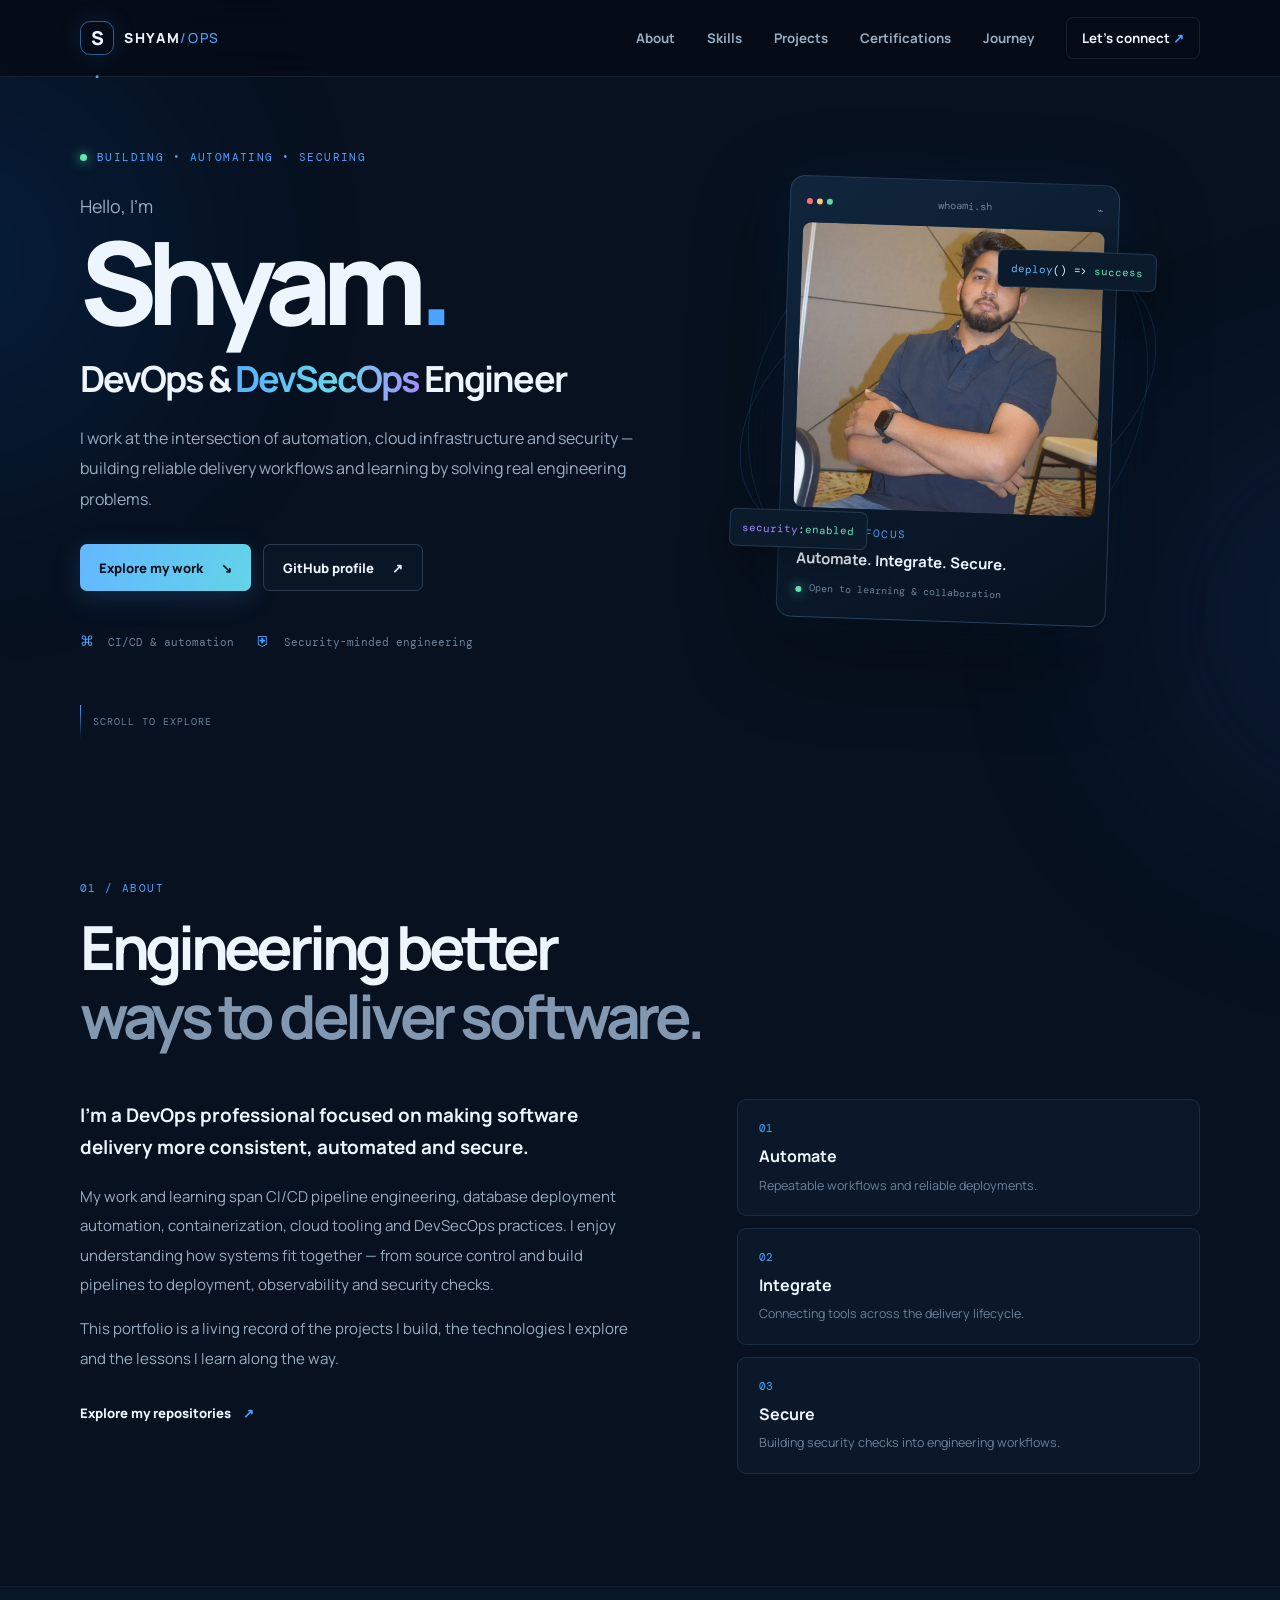
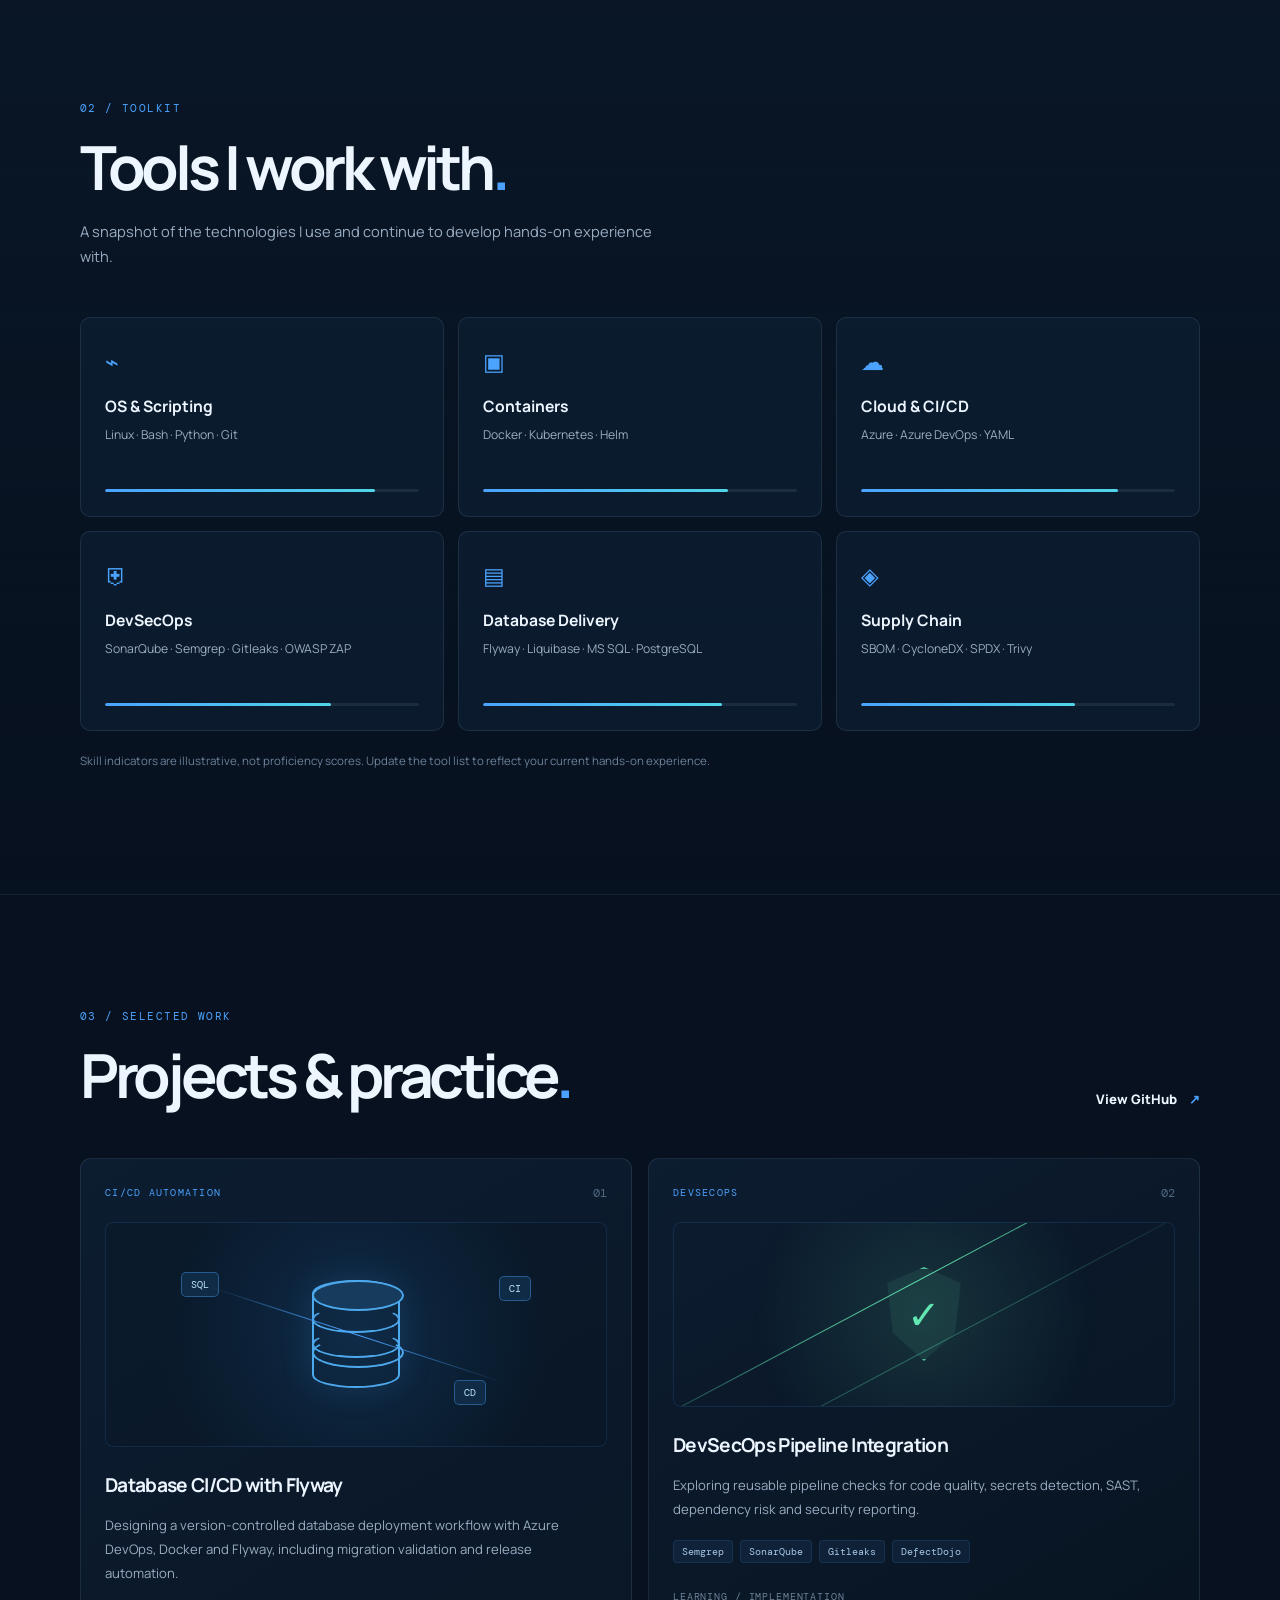
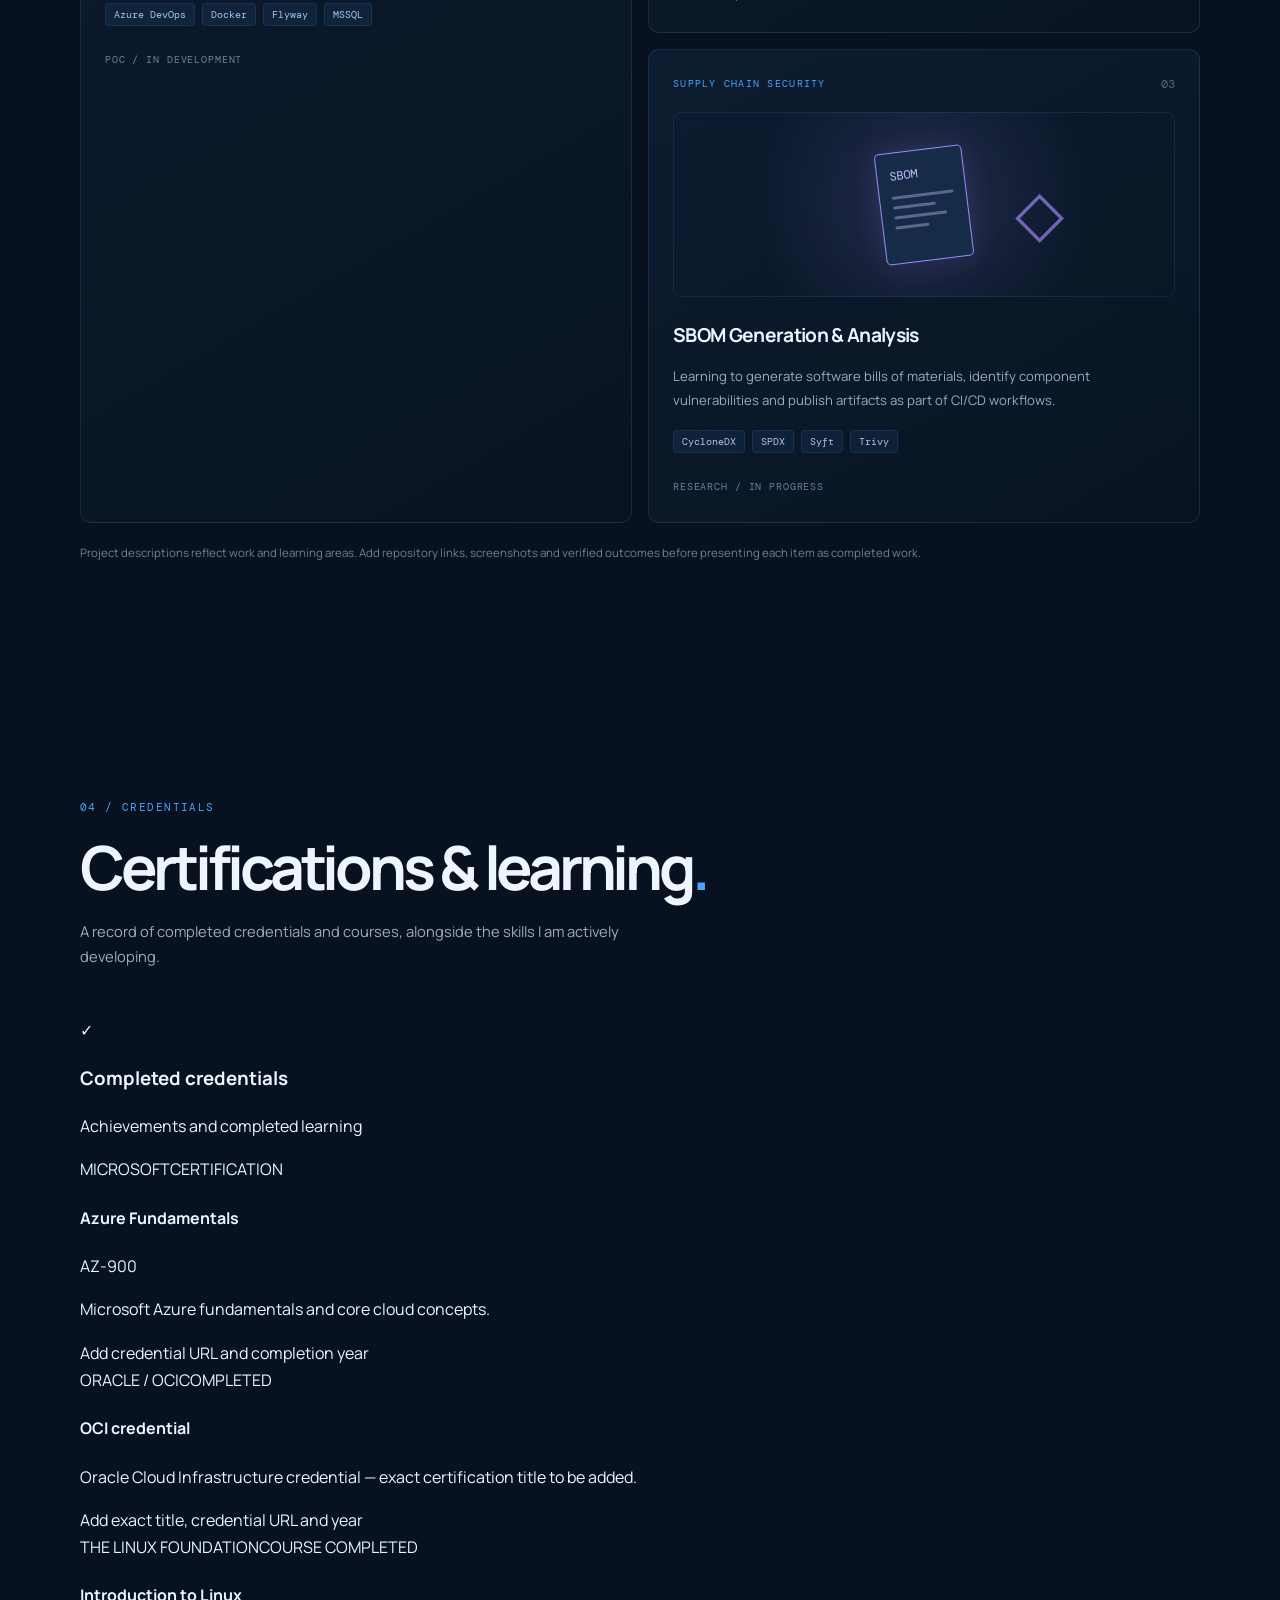
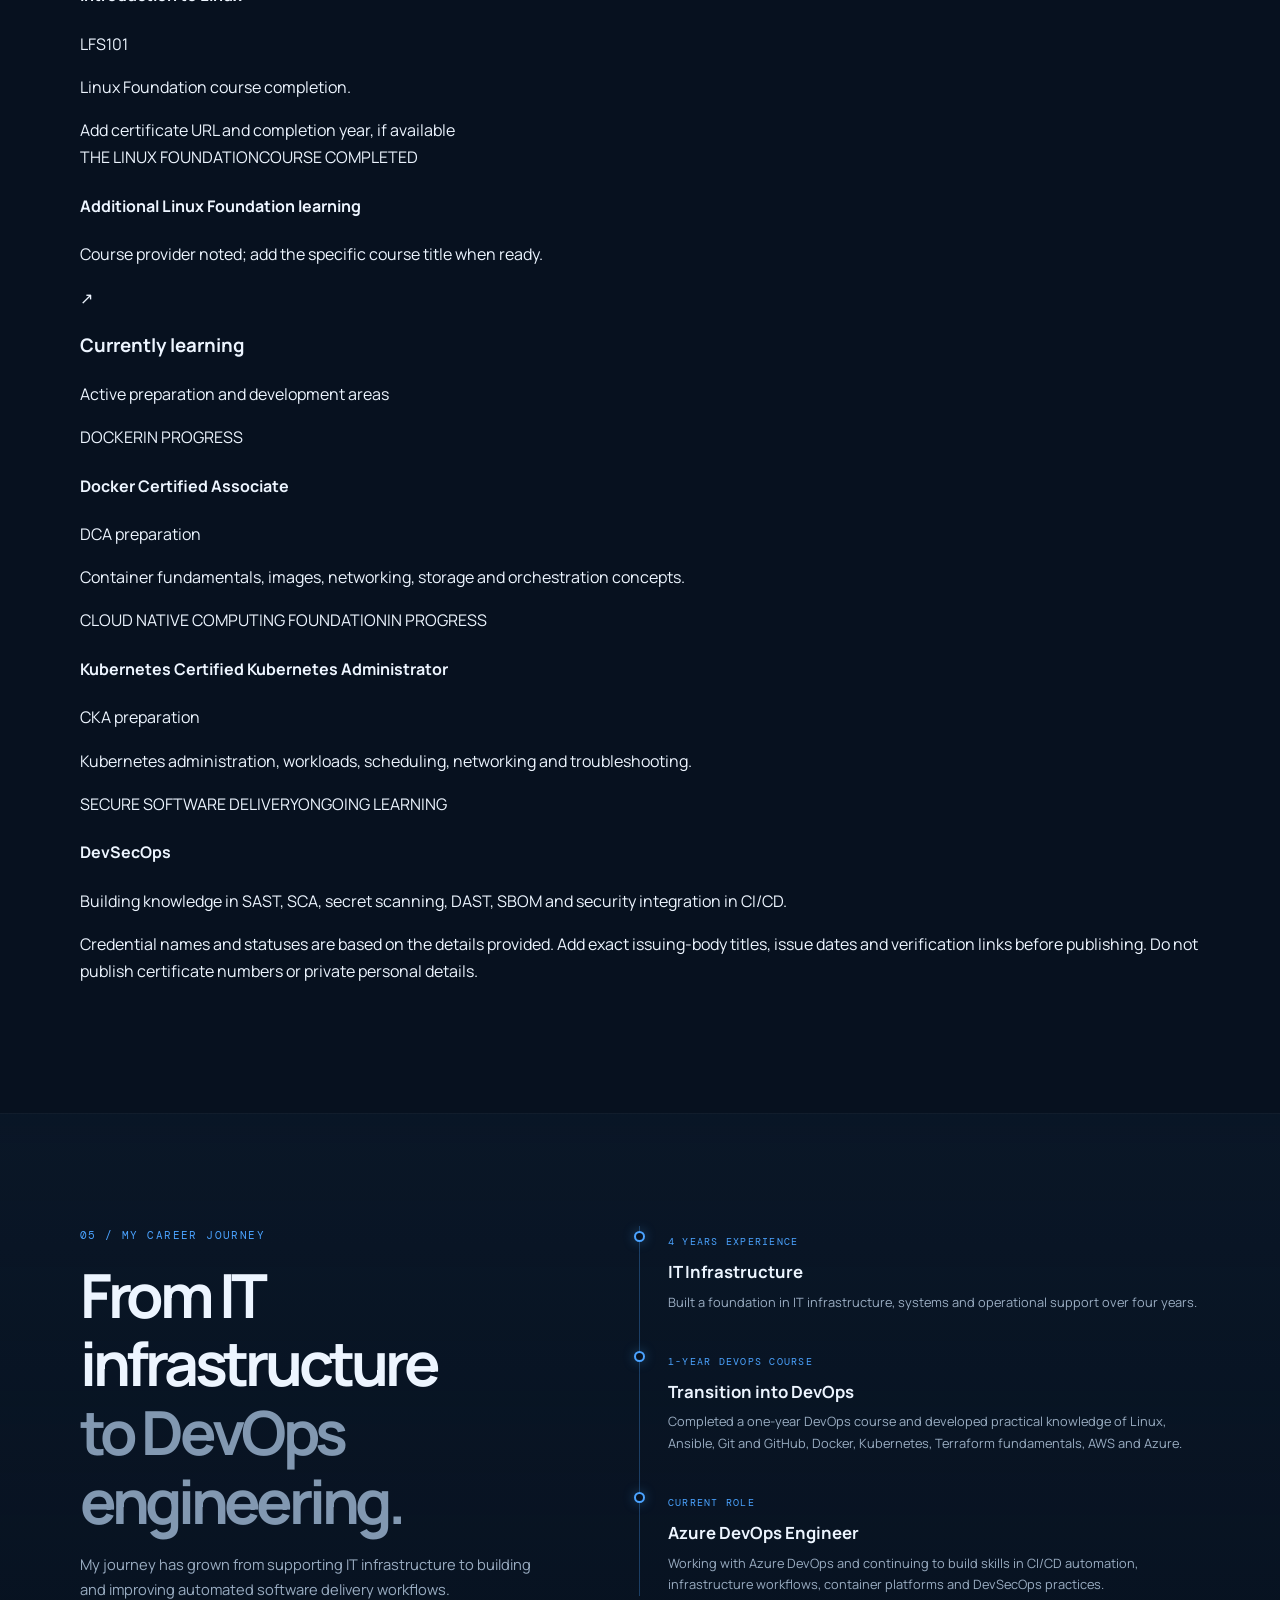
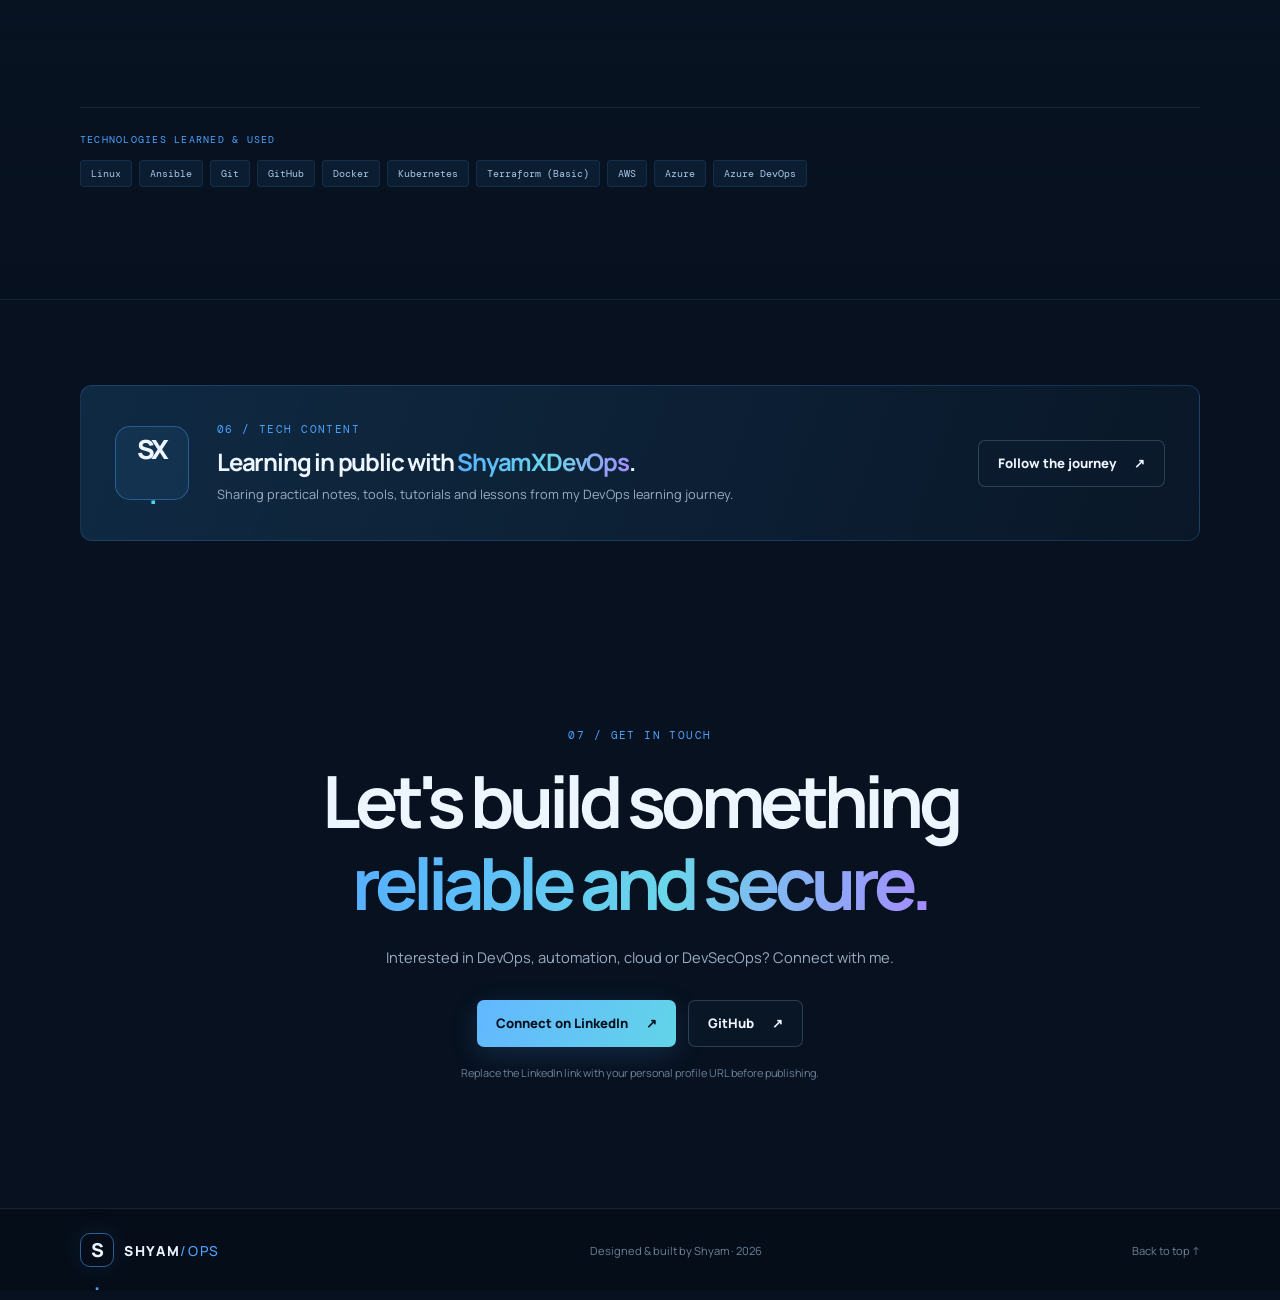
<file: index.html>
<!DOCTYPE html>
<html lang="en">
<head>
  <meta charset="UTF-8">
  <meta name="viewport" content="width=device-width, initial-scale=1.0">

  <!-- Primary SEO -->
  <title>Shyam Sundar | Azure DevOps &amp; DevSecOps Engineer</title>
  <meta name="description"
    content="Shyam Sundar is an Azure DevOps Engineer at Esyasoft, specializing in CI/CD automation, Azure, Docker, Kubernetes, Linux, cloud infrastructure and DevSecOps. Explore projects and engineering experience.">
  <meta name="author" content="Shyam Sundar">
  <meta name="robots" content="index, follow">
  <meta name="theme-color" content="#07111f">
  <link rel="canonical" href="https://shyamxdevops.github.io/">

  <!-- Open Graph: LinkedIn, WhatsApp and other social previews -->
  <meta property="og:type" content="website">
  <meta property="og:title" content="Shyam Sundar | Azure DevOps &amp; DevSecOps Engineer">
  <meta property="og:description"
    content="Explore Shyam Sundar's DevOps portfolio, engineering projects, cloud technologies and DevSecOps journey.">
  <meta property="og:url" content="https://shyamxdevops.github.io/">
  <meta property="og:image" content="https://shyamxdevops.github.io/assets/images/profile.jpg">
  <meta property="og:image:alt" content="Shyam Sundar - Azure DevOps Engineer">
  <meta property="og:site_name" content="ShyamXDevOps">

  <!-- Twitter / X preview -->
  <meta name="twitter:card" content="summary_large_image">
  <meta name="twitter:title" content="Shyam Sundar | Azure DevOps Engineer">
  <meta name="twitter:description"
    content="DevOps, cloud automation, CI/CD and DevSecOps engineering portfolio.">
  <meta name="twitter:image" content="https://shyamxdevops.github.io/assets/images/profile.jpg">

  <!-- Person structured data -->
  <script type="application/ld+json">
  {
    "@context": "https://schema.org",
    "@type": "Person",
    "name": "Shyam Sundar",
    "url": "https://shyamxdevops.github.io/",
    "jobTitle": "Azure DevOps Engineer",
    "image": "https://shyamxdevops.github.io/assets/images/profile.jpg",
    "sameAs": [
      "https://www.linkedin.com/in/shyam-sundar-206899191/",
      "https://github.com/ShyamXDevOps",
      "https://www.instagram.com/ShyamXDevOps/"
    ],
    "knowsAbout": [
      "Azure DevOps",
      "DevOps",
      "DevSecOps",
      "CI/CD",
      "Linux",
      "Ansible",
      "Docker",
      "Kubernetes",
      "Terraform",
      "AWS",
      "Microsoft Azure",
      "Infrastructure Automation"
    ]
  }
  </script>

  <!-- Fonts and website assets -->
  <link rel="preconnect" href="https://fonts.googleapis.com">
  <link rel="preconnect" href="https://fonts.gstatic.com" crossorigin>
  <link href="https://fonts.googleapis.com/css2?family=DM+Mono:wght@400;500&amp;family=Manrope:wght@400;500;600;700;800&amp;display=swap" rel="stylesheet">
  <link rel="stylesheet" href="style.css">
  <script src="script.js" defer></script>
</head>
<body>
  <div class="ambient ambient-one" aria-hidden="true"></div>
  <div class="ambient ambient-two" aria-hidden="true"></div>

  <header class="site-header">
    <nav class="nav container" aria-label="Main navigation">
      <a class="brand" href="#home" aria-label="Shyam home"><span class="brand-mark">S<span>.</span></span><span>SHYAM<span class="brand-muted">/OPS</span></span></a>
      <button class="menu-toggle" id="menuToggle" aria-label="Open navigation menu" aria-expanded="false" aria-controls="navLinks">
        <span></span><span></span><span></span>
      </button>
      <div class="nav-links" id="navLinks">
        <a href="#about">About</a>
        <a href="#skills">Skills</a>
        <a href="#projects">Projects</a>
        <a href="#certifications">Certifications</a>
        <a href="#journey">Journey</a>
        <a href="#contact" class="nav-cta">Let's connect <span aria-hidden="true">↗</span></a>
      </div>
    </nav>
  </header>

  <main>
    <section class="hero container" id="home">
      <div class="hero-copy">
        <div class="eyebrow"><span class="status-dot"></span> BUILDING • AUTOMATING • SECURING</div>
        <p class="intro-line">Hello, I'm</p>
        <h1>Shyam<span class="accent">.</span></h1>
        <h2>DevOps &amp; <span class="gradient-text">DevSecOps</span> Engineer</h2>
        <p class="hero-description">
          I work at the intersection of automation, cloud infrastructure and security —
          building reliable delivery workflows and learning by solving real engineering problems.
        </p>
        <div class="hero-actions">
          <a class="button button-primary" href="#projects">Explore my work <span aria-hidden="true">↘</span></a>
          <a class="button button-secondary" href="https://github.com/ShyamXDevOps" target="_blank" rel="noopener noreferrer">GitHub profile <span aria-hidden="true">↗</span></a>
        </div>
        <div class="hero-meta">
          <span><span class="meta-icon">⌘</span> CI/CD &amp; automation</span>
          <span><span class="meta-icon">⛨</span> Security-minded engineering</span>
        </div>
      </div>

      <div class="hero-visual">
        <div class="orbit orbit-one"></div>
        <div class="orbit orbit-two"></div>
        <div class="profile-card">
          <div class="profile-top"><span class="window-dots"><i></i><i></i><i></i></span><span>whoami.sh</span><span class="card-lock">⌁</span></div>
          <div class="profile-image-wrap">
            <!-- Save your own photo as assets/images/profile.jpg for it to appear here. -->
            <img class="profile-image" src="assets/images/profile.jpg" alt="Portrait of Shyam" onerror="this.style.display='none'; this.nextElementSibling.style.display='grid';">
            <div class="profile-fallback" aria-label="Profile photo placeholder">S<span>.</span></div>
          </div>
          <div class="profile-caption">
            <span class="terminal-label">CURRENT FOCUS</span>
            <strong>Automate. Integrate. Secure.</strong>
            <span class="terminal-status"><i></i> Open to learning &amp; collaboration</span>
          </div>
          <div class="code-float code-float-top"><span class="code-blue">deploy</span><span>() =&gt; </span><span class="code-green">success</span></div>
          <div class="code-float code-float-bottom"><span class="code-purple">security</span><span>:</span><span class="code-green">enabled</span></div>
        </div>
      </div>
      <a class="scroll-cue" href="#about"><span></span> SCROLL TO EXPLORE</a>
    </section>

    <section class="section container" id="about">
      <div class="section-heading">
        <p class="section-kicker">01 / ABOUT</p>
        <h2>Engineering better<br><span class="muted-heading">ways to deliver software.</span></h2>
      </div>
      <div class="about-grid">
        <div class="about-copy">
          <p class="lead">I'm a DevOps professional focused on making software delivery more consistent, automated and secure.</p>
          <p>My work and learning span CI/CD pipeline engineering, database deployment automation, containerization, cloud tooling and DevSecOps practices. I enjoy understanding how systems fit together — from source control and build pipelines to deployment, observability and security checks.</p>
          <p>This portfolio is a living record of the projects I build, the technologies I explore and the lessons I learn along the way.</p>
          <a class="text-link" href="https://github.com/ShyamXDevOps" target="_blank" rel="noopener noreferrer">Explore my repositories <span>↗</span></a>
        </div>
        <div class="about-stats">
          <div class="stat-card"><span class="stat-symbol">01</span><strong>Automate</strong><p>Repeatable workflows and reliable deployments.</p></div>
          <div class="stat-card"><span class="stat-symbol">02</span><strong>Integrate</strong><p>Connecting tools across the delivery lifecycle.</p></div>
          <div class="stat-card"><span class="stat-symbol">03</span><strong>Secure</strong><p>Building security checks into engineering workflows.</p></div>
        </div>
      </div>
    </section>

    <section class="section section-panel" id="skills">
      <div class="container">
        <div class="section-heading">
          <p class="section-kicker">02 / TOOLKIT</p>
          <h2>Tools I work with<span class="accent">.</span></h2>
          <p class="section-subtitle">A snapshot of the technologies I use and continue to develop hands-on experience with.</p>
        </div>
        <div class="skills-grid">
          <article class="skill-card"><div class="skill-icon">⌁</div><h3>OS &amp; Scripting</h3><p>Linux · Bash · Python · Git</p><span class="skill-line"><i style="width:86%"></i></span></article>
          <article class="skill-card"><div class="skill-icon">▣</div><h3>Containers</h3><p>Docker · Kubernetes · Helm</p><span class="skill-line"><i style="width:78%"></i></span></article>
          <article class="skill-card"><div class="skill-icon">☁</div><h3>Cloud &amp; CI/CD</h3><p>Azure · Azure DevOps · YAML</p><span class="skill-line"><i style="width:82%"></i></span></article>
          <article class="skill-card"><div class="skill-icon">⛨</div><h3>DevSecOps</h3><p>SonarQube · Semgrep · Gitleaks · OWASP ZAP</p><span class="skill-line"><i style="width:72%"></i></span></article>
          <article class="skill-card"><div class="skill-icon">▤</div><h3>Database Delivery</h3><p>Flyway · Liquibase · MS SQL · PostgreSQL</p><span class="skill-line"><i style="width:76%"></i></span></article>
          <article class="skill-card"><div class="skill-icon">◈</div><h3>Supply Chain</h3><p>SBOM · CycloneDX · SPDX · Trivy</p><span class="skill-line"><i style="width:68%"></i></span></article>
        </div>
        <p class="skills-note">Skill indicators are illustrative, not proficiency scores. Update the tool list to reflect your current hands-on experience.</p>
      </div>
    </section>

    <section class="section container" id="projects">
      <div class="section-heading section-heading-row">
        <div><p class="section-kicker">03 / SELECTED WORK</p><h2>Projects &amp; practice<span class="accent">.</span></h2></div>
        <a class="text-link" href="https://github.com/ShyamXDevOps" target="_blank" rel="noopener noreferrer">View GitHub <span>↗</span></a>
      </div>
      <div class="projects-grid">
        <article class="project-card project-featured">
          <div class="project-topline"><span class="project-type">CI/CD AUTOMATION</span><span class="project-number">01</span></div>
          <div class="project-art database-art" aria-hidden="true"><div class="db-cylinder"><i></i><i></i><i></i></div><span class="art-node node-a">SQL</span><span class="art-node node-b">CI</span><span class="art-node node-c">CD</span><div class="art-line"></div></div>
          <h3>Database CI/CD with Flyway</h3>
          <p>Designing a version-controlled database deployment workflow with Azure DevOps, Docker and Flyway, including migration validation and release automation.</p>
          <div class="tag-list"><span>Azure DevOps</span><span>Docker</span><span>Flyway</span><span>MSSQL</span></div>
          <span class="project-status">POC / IN DEVELOPMENT</span>
        </article>
        <article class="project-card">
          <div class="project-topline"><span class="project-type">DEVSECOPS</span><span class="project-number">02</span></div>
          <div class="project-art security-art" aria-hidden="true"><div class="shield">✓</div><span class="scan scan-one"></span><span class="scan scan-two"></span></div>
          <h3>DevSecOps Pipeline Integration</h3>
          <p>Exploring reusable pipeline checks for code quality, secrets detection, SAST, dependency risk and security reporting.</p>
          <div class="tag-list"><span>Semgrep</span><span>SonarQube</span><span>Gitleaks</span><span>DefectDojo</span></div>
          <span class="project-status">LEARNING / IMPLEMENTATION</span>
        </article>
        <article class="project-card">
          <div class="project-topline"><span class="project-type">SUPPLY CHAIN SECURITY</span><span class="project-number">03</span></div>
          <div class="project-art sbom-art" aria-hidden="true"><div class="sbom-sheet"><b>SBOM</b><i></i><i></i><i></i><i></i></div><span class="sbom-orbit">◇</span></div>
          <h3>SBOM Generation &amp; Analysis</h3>
          <p>Learning to generate software bills of materials, identify component vulnerabilities and publish artifacts as part of CI/CD workflows.</p>
          <div class="tag-list"><span>CycloneDX</span><span>SPDX</span><span>Syft</span><span>Trivy</span></div>
          <span class="project-status">RESEARCH / IN PROGRESS</span>
        </article>
      </div>
      <p class="project-disclaimer">Project descriptions reflect work and learning areas. Add repository links, screenshots and verified outcomes before presenting each item as completed work.</p>
    </section>


    <section class="section container" id="certifications">
      <div class="section-heading">
        <p class="section-kicker">04 / CREDENTIALS</p>
        <h2>Certifications &amp; learning<span class="accent">.</span></h2>
        <p class="section-subtitle">A record of completed credentials and courses, alongside the skills I am actively developing.</p>
      </div>
      <div class="credential-columns">
        <div class="credential-group">
          <div class="credential-group-heading">
            <span class="credential-icon">✓</span>
            <div><h3>Completed credentials</h3><p>Achievements and completed learning</p></div>
          </div>
          <article class="credential-card">
            <div class="credential-card-top"><span class="credential-provider">MICROSOFT</span><span class="credential-status completed">CERTIFICATION</span></div>
            <h4>Azure Fundamentals</h4>
            <p class="credential-code">AZ-900</p>
            <p>Microsoft Azure fundamentals and core cloud concepts.</p>
            <span class="credential-footnote">Add credential URL and completion year</span>
          </article>
          <article class="credential-card">
            <div class="credential-card-top"><span class="credential-provider">ORACLE / OCI</span><span class="credential-status completed">COMPLETED</span></div>
            <h4>OCI credential</h4>
            <p>Oracle Cloud Infrastructure credential — exact certification title to be added.</p>
            <span class="credential-footnote">Add exact title, credential URL and year</span>
          </article>
          <article class="credential-card">
            <div class="credential-card-top"><span class="credential-provider">THE LINUX FOUNDATION</span><span class="credential-status course">COURSE COMPLETED</span></div>
            <h4>Introduction to Linux</h4>
            <p class="credential-code">LFS101</p>
            <p>Linux Foundation course completion.</p>
            <span class="credential-footnote">Add certificate URL and completion year, if available</span>
          </article>
          <article class="credential-card compact-credential">
            <div class="credential-card-top"><span class="credential-provider">THE LINUX FOUNDATION</span><span class="credential-status course">COURSE COMPLETED</span></div>
            <h4>Additional Linux Foundation learning</h4>
            <p>Course provider noted; add the specific course title when ready.</p>
          </article>
        </div>
        <div class="credential-group in-progress-group">
          <div class="credential-group-heading">
            <span class="credential-icon learning-icon">↗</span>
            <div><h3>Currently learning</h3><p>Active preparation and development areas</p></div>
          </div>
          <article class="credential-card learning-card">
            <div class="credential-card-top"><span class="credential-provider">DOCKER</span><span class="credential-status progress">IN PROGRESS</span></div>
            <h4>Docker Certified Associate</h4>
            <p class="credential-code">DCA preparation</p>
            <p>Container fundamentals, images, networking, storage and orchestration concepts.</p>
          </article>
          <article class="credential-card learning-card">
            <div class="credential-card-top"><span class="credential-provider">CLOUD NATIVE COMPUTING FOUNDATION</span><span class="credential-status progress">IN PROGRESS</span></div>
            <h4>Kubernetes Certified Kubernetes Administrator</h4>
            <p class="credential-code">CKA preparation</p>
            <p>Kubernetes administration, workloads, scheduling, networking and troubleshooting.</p>
          </article>
          <article class="credential-card learning-card">
            <div class="credential-card-top"><span class="credential-provider">SECURE SOFTWARE DELIVERY</span><span class="credential-status progress">ONGOING LEARNING</span></div>
            <h4>DevSecOps</h4>
            <p>Building knowledge in SAST, SCA, secret scanning, DAST, SBOM and security integration in CI/CD.</p>
          </article>
        </div>
      </div>
      <p class="credential-disclaimer">Credential names and statuses are based on the details provided. Add exact issuing-body titles, issue dates and verification links before publishing. Do not publish certificate numbers or private personal details.</p>
    </section>

    <section class="section section-panel" id="journey">
      <div class="container journey-grid">
        <div class="section-heading">
          <p class="section-kicker">05 / MY CAREER JOURNEY</p>
          <h2>From IT infrastructure<br><span class="muted-heading">to DevOps engineering.</span></h2>
          <p class="section-subtitle">My journey has grown from supporting IT infrastructure to building and improving automated software delivery workflows.</p>
        </div>
        <div class="journey-list">
          <div class="journey-item">
            <span class="journey-marker"></span>
            <div>
              <span class="journey-label">4 YEARS EXPERIENCE</span>
              <h3>IT Infrastructure</h3>
              <p>Built a foundation in IT infrastructure, systems and operational support over four years.</p>
            </div>
          </div>
          <div class="journey-item">
            <span class="journey-marker"></span>
            <div>
              <span class="journey-label">1-YEAR DEVOPS COURSE</span>
              <h3>Transition into DevOps</h3>
              <p>Completed a one-year DevOps course and developed practical knowledge of Linux, Ansible, Git and GitHub, Docker, Kubernetes, Terraform fundamentals, AWS and Azure.</p>
            </div>
          </div>
          <div class="journey-item">
            <span class="journey-marker"></span>
            <div>
              <span class="journey-label">CURRENT ROLE</span>
              <h3>Azure DevOps Engineer</h3>
              <p>Working with Azure DevOps and continuing to build skills in CI/CD automation, infrastructure workflows, container platforms and DevSecOps practices.</p>
            </div>
          </div>
        </div>
      </div>
      <div class="container journey-toolkit">
        <p class="journey-label">TECHNOLOGIES LEARNED &amp; USED</p>
        <div class="tag-list">
          <span>Linux</span><span>Ansible</span><span>Git</span><span>GitHub</span>
          <span>Docker</span><span>Kubernetes</span><span>Terraform (Basic)</span>
          <span>AWS</span><span>Azure</span><span>Azure DevOps</span>
        </div>
      </div>
    </section>

    <section class="section container creator-section">
      <div class="creator-card">
        <div class="creator-mark">SX<span>.</span></div>
        <div class="creator-copy"><p class="section-kicker">06 / TECH CONTENT</p><h2>Learning in public with <span class="gradient-text">ShyamXDevOps</span>.</h2><p>Sharing practical notes, tools, tutorials and lessons from my DevOps learning journey.</p></div>
        <a class="button button-secondary" href="https://www.instagram.com/ShyamXDevOps/" target="_blank" rel="noopener noreferrer">Follow the journey <span>↗</span></a>
      </div>
    </section>

    <section class="section container contact-section" id="contact">
      <p class="section-kicker">07 / GET IN TOUCH</p>
      <h2>Let's build something<br><span class="gradient-text">reliable and secure.</span></h2>
      <p class="contact-description">Interested in DevOps, automation, cloud or DevSecOps? Connect with me.</p>
      <div class="contact-actions">
        <a class="button button-primary" href="https://www.linkedin.com/in/shyam-sundar-206899191/" target="_blank" rel="noopener noreferrer">Connect on LinkedIn <span>↗</span></a>
        <a class="button button-secondary" href="https://github.com/ShyamXDevOps" target="_blank" rel="noopener noreferrer">GitHub <span>↗</span></a>
      </div>
      <p class="contact-note">Replace the LinkedIn link with your personal profile URL before publishing.</p>
    </section>
  </main>

  <footer class="site-footer">
    <div class="container footer-inner"><a class="brand" href="#home"><span class="brand-mark">S<span>.</span></span><span>SHYAM<span class="brand-muted">/OPS</span></span></a><p>Designed &amp; built by Shyam · <span id="year"></span></p><a href="#home" class="back-top">Back to top ↑</a></div>
  </footer>
</body>
</html>
</file>
<file: style.css>
@import url('https://fonts.googleapis.com/css2?family=DM+Mono:wght@400;500&family=Manrope:wght@400;500;600;700;800&display=swap');

:root {
  --bg: #07111f;
  --bg-deep: #050c16;
  --panel: #0b192a;
  --panel-light: #102238;
  --line: rgba(149, 185, 222, .13);
  --text: #edf5ff;
  --muted: #9aadc2;
  --subtle: #6d829a;
  --blue: #4ba3ff;
  --cyan: #50d5e8;
  --purple: #a58bff;
  --green: #62e6b2;
  --font: "Manrope", sans-serif;
  --mono: "DM Mono", monospace;
  --container: 1120px;
}
* { box-sizing: border-box; }
html { scroll-behavior: smooth; scroll-padding-top: 90px; }
body { margin: 0; background: var(--bg); color: var(--text); font-family: var(--font); line-height: 1.7; overflow-x: hidden; }
a { color: inherit; text-decoration: none; }
button, a { -webkit-tap-highlight-color: transparent; }
.container { width: min(var(--container), calc(100% - 48px)); margin-inline: auto; }
.ambient { position: fixed; width: 430px; height: 430px; border-radius: 50%; filter: blur(120px); opacity: .12; pointer-events: none; z-index: -1; }
.ambient-one { background: #087bff; top: 5%; left: -260px; }
.ambient-two { background: #2864c9; right: -300px; top: 45%; }
.site-header { position: sticky; top: 0; z-index: 20; background: rgba(5, 12, 22, .82); border-bottom: 1px solid var(--line); backdrop-filter: blur(18px); }
.nav { min-height: 76px; display: flex; align-items: center; justify-content: space-between; }
.brand { display: inline-flex; align-items: center; gap: 10px; font-weight: 800; letter-spacing: .12em; font-size: .86rem; }
.brand-mark { width: 34px; height: 34px; display: grid; place-items: center; border: 1px solid rgba(75,163,255,.55); border-radius: 10px; color: var(--text); font-size: 1.2rem; letter-spacing: 0; box-shadow: 0 0 24px rgba(75,163,255,.12); }
.brand-mark span, .brand-muted { color: var(--blue); }
.brand-muted { font-weight: 500; }
.nav-links { display: flex; align-items: center; gap: 32px; color: var(--muted); font-size: .83rem; font-weight: 700; }
.nav-links a { transition: color .2s ease; }
.nav-links a:hover { color: var(--text); }
.nav-links .nav-cta { color: var(--text); border: 1px solid var(--line); padding: 9px 15px; border-radius: 7px; }
.nav-cta span, .text-link span { color: var(--blue); }
.menu-toggle { display: none; border: 0; background: transparent; padding: 8px; }
.menu-toggle span { display: block; width: 23px; height: 2px; background: var(--text); margin: 5px; }
.hero { min-height: 690px; display: grid; grid-template-columns: 1.05fr .95fr; align-items: center; gap: 60px; position: relative; padding-top: 58px; padding-bottom: 100px; }
.eyebrow, .section-kicker, .terminal-label, .project-type, .journey-label { font-family: var(--mono); letter-spacing: .13em; font-size: .68rem; color: var(--blue); }
.eyebrow { display: flex; align-items: center; gap: 10px; margin-bottom: 24px; }
.status-dot, .terminal-status i { width: 7px; height: 7px; border-radius: 50%; background: var(--green); box-shadow: 0 0 12px var(--green); }
.intro-line { color: var(--muted); font-size: 1.12rem; margin: 0; }
.hero h1 { font-size: clamp(4.6rem, 9vw, 7.4rem); line-height: .98; letter-spacing: -.085em; margin: 4px 0 18px; font-weight: 800; }
.accent { color: var(--blue); }
.hero h2 { font-size: clamp(1.5rem, 3vw, 2.25rem); letter-spacing: -.055em; line-height: 1.25; margin: 0 0 22px; }
.gradient-text { background: linear-gradient(100deg, #58b2ff 5%, #6ad6e9 55%, #a58bff 100%); -webkit-background-clip: text; background-clip: text; color: transparent; }
.hero-description { max-width: 570px; color: var(--muted); font-size: 1rem; line-height: 1.9; }
.hero-actions, .contact-actions { display: flex; flex-wrap: wrap; gap: 12px; margin-top: 30px; }
.button { min-height: 47px; display: inline-flex; align-items: center; justify-content: center; gap: 18px; border-radius: 7px; padding: 0 19px; font-size: .82rem; font-weight: 800; transition: transform .2s ease, border-color .2s ease, background .2s ease; }
.button:hover { transform: translateY(-3px); }
.button-primary { color: #04101d; background: linear-gradient(110deg, #63b7ff, #62d4e8); box-shadow: 0 8px 28px rgba(75,163,255,.17); }
.button-secondary { border: 1px solid rgba(153,185,220,.24); color: var(--text); background: rgba(12,28,46,.5); }
.button-secondary:hover { border-color: var(--blue); }
.hero-meta { display: flex; flex-wrap: wrap; gap: 22px; margin-top: 38px; color: var(--subtle); font-family: var(--mono); font-size: .68rem; }
.meta-icon { color: var(--blue); margin-right: 7px; font-size: .9rem; }
.hero-visual { min-height: 430px; display: grid; place-items: center; position: relative; }
.profile-card { width: min(330px, 82%); padding: 13px; position: relative; z-index: 2; border: 1px solid rgba(129,178,225,.22); border-radius: 15px; background: linear-gradient(145deg, rgba(17,39,62,.96), rgba(7,18,31,.97)); box-shadow: 0 30px 90px rgba(0,0,0,.36), 0 0 60px rgba(39,126,220,.1); transform: rotate(2deg); }
.profile-top { display: flex; align-items: center; justify-content: space-between; color: var(--subtle); font-family: var(--mono); font-size: .65rem; padding: 3px 3px 12px; }
.window-dots { display: flex; gap: 4px; }
.window-dots i { width: 6px; height: 6px; border-radius: 50%; background: #ff6f75; }
.window-dots i:nth-child(2) { background: #f7c76a; }
.window-dots i:nth-child(3) { background: #62d6a3; }
.profile-image-wrap { height: 285px; overflow: hidden; border-radius: 9px; background: radial-gradient(circle at 50% 35%, #234e77, #10243b 58%, #0a1625); position: relative; }
.profile-image { width: 100%; height: 100%; object-fit: cover; object-position: center 35%; }
.profile-fallback { display: none; width: 100%; height: 100%; place-items: center; color: #d7ecff; font-size: 7rem; font-weight: 800; letter-spacing: -.1em; background: radial-gradient(circle at 50% 40%, #275c8c, #10243b 65%); }
.profile-fallback span { color: var(--cyan); }
.profile-caption { display: flex; flex-direction: column; gap: 5px; padding: 15px 5px 6px; }
.profile-caption strong { font-size: .93rem; }
.terminal-status { color: var(--subtle); font-family: var(--mono); font-size: .62rem; display: flex; align-items: center; gap: 8px; margin-top: 5px; }
.terminal-status i { width: 6px; height: 6px; }
.orbit { position: absolute; border: 1px solid rgba(75,163,255,.16); border-radius: 50%; transform: rotate(-24deg); }
.orbit-one { width: 440px; height: 270px; }
.orbit-two { width: 370px; height: 440px; transform: rotate(40deg); border-color: rgba(80,213,232,.12); }
.code-float { position: absolute; z-index: 3; background: #0b1b2c; border: 1px solid rgba(129,178,225,.2); border-radius: 7px; padding: 9px 12px; font-family: var(--mono); font-size: .67rem; box-shadow: 0 12px 35px rgba(0,0,0,.3); }
.code-float-top { top: 66px; right: -40px; }
.code-float-bottom { bottom: 68px; left: -50px; }
.code-blue { color: #66b7ff; }.code-green { color: var(--green); }.code-purple { color: var(--purple); }
.scroll-cue { position: absolute; bottom: 28px; left: 0; display: flex; align-items: center; gap: 12px; color: var(--subtle); font-family: var(--mono); font-size: .62rem; letter-spacing: .1em; }
.scroll-cue span { height: 34px; width: 1px; background: linear-gradient(var(--blue), transparent); }
.section { padding-top: 112px; padding-bottom: 112px; }
.section-heading { margin-bottom: 48px; }
.section-kicker { margin: 0 0 16px; }
.section-heading h2, .contact-section h2 { font-size: clamp(2.25rem, 5vw, 3.8rem); line-height: 1.13; letter-spacing: -.07em; margin: 0; }
.muted-heading { color: #8298b1; }
.about-grid { display: grid; grid-template-columns: 1.1fr .9fr; gap: 90px; align-items: start; }
.about-copy p { color: var(--muted); font-size: .94rem; line-height: 1.95; }
.about-copy .lead { color: var(--text); font-size: 1.18rem; font-weight: 700; line-height: 1.7; margin-top: 0; }
.text-link { display: inline-flex; gap: 12px; align-items: center; color: var(--text); font-size: .82rem; font-weight: 800; margin-top: 14px; }
.about-stats { display: grid; gap: 12px; }
.stat-card { padding: 19px 21px; border: 1px solid var(--line); background: rgba(13,31,50,.55); border-radius: 9px; }
.stat-symbol { font-family: var(--mono); font-size: .68rem; color: var(--blue); display: block; margin-bottom: 6px; }
.stat-card strong { font-size: 1rem; }
.stat-card p { color: var(--subtle); font-size: .78rem; margin: 4px 0 0; }
.section-panel { background: linear-gradient(180deg, rgba(11,25,42,.72), rgba(7,17,31,.35)); border-top: 1px solid rgba(149,185,222,.07); border-bottom: 1px solid rgba(149,185,222,.07); }
.section-subtitle { color: var(--muted); max-width: 600px; font-size: .92rem; margin-top: 17px; }
.skills-grid { display: grid; grid-template-columns: repeat(3, 1fr); gap: 14px; }
.skill-card { padding: 24px; background: rgba(14,32,52,.7); border: 1px solid var(--line); border-radius: 10px; transition: transform .25s ease, border-color .25s ease; }
.skill-card:hover, .project-card:hover { transform: translateY(-5px); border-color: rgba(75,163,255,.45); }
.skill-icon { color: var(--blue); font-size: 1.45rem; margin-bottom: 12px; }
.skill-card h3 { font-size: .98rem; margin: 0 0 5px; }
.skill-card p { min-height: 44px; font-size: .76rem; color: var(--muted); margin: 0 0 20px; }
.skill-line { height: 3px; display: block; background: rgba(130,160,190,.13); border-radius: 4px; overflow: hidden; }
.skill-line i { display: block; height: 100%; background: linear-gradient(90deg, var(--blue), var(--cyan)); border-radius: inherit; }
.skills-note, .project-disclaimer { color: var(--subtle); font-size: .72rem; margin-top: 20px; }
.section-heading-row { display: flex; justify-content: space-between; align-items: end; }
.projects-grid { display: grid; grid-template-columns: repeat(2, 1fr); gap: 16px; }
.project-card { position: relative; min-width: 0; padding: 24px; border: 1px solid var(--line); background: linear-gradient(150deg, rgba(14,32,52,.83), rgba(8,20,34,.82)); border-radius: 11px; transition: transform .25s ease, border-color .25s ease; }
.project-featured { grid-row: span 2; }
.project-topline { display: flex; justify-content: space-between; align-items: center; }
.project-type { font-size: .61rem; }
.project-number { color: #506981; font-family: var(--mono); font-size: .75rem; }
.project-art { height: 185px; margin: 18px 0 22px; border: 1px solid rgba(75,163,255,.13); border-radius: 8px; position: relative; overflow: hidden; display: grid; place-items: center; background: radial-gradient(circle at 50% 50%, rgba(34,101,161,.23), rgba(7,18,31,.2) 70%); }
.database-art { min-height: 225px; }
.db-cylinder { width: 88px; height: 108px; border: 2px solid #4ca9ed; border-radius: 50% / 12%; position: relative; box-shadow: 0 0 34px rgba(75,163,255,.15); }
.db-cylinder:before, .db-cylinder:after, .db-cylinder i { content: ""; position: absolute; left: -2px; width: calc(100% + 4px); height: 27px; border: 2px solid #4ca9ed; border-radius: 50%; }
.db-cylinder:before { top: -2px; background: #173b5c; }.db-cylinder:after { bottom: 18px; border-top-color: transparent; }.db-cylinder i:nth-child(1) { top: 24px; border-top-color: transparent; }.db-cylinder i:nth-child(2) { top: 49px; border-top-color: transparent; }.db-cylinder i:nth-child(3) { display: none; }
.art-node { position: absolute; padding: 5px 9px; font: .62rem var(--mono); color: #bfe5ff; background: #102b45; border: 1px solid rgba(75,163,255,.4); border-radius: 5px; }
.node-a { top: 22%; left: 15%; }.node-b { top: 24%; right: 15%; }.node-c { bottom: 18%; right: 24%; }
.art-line { position: absolute; width: 62%; height: 1px; background: linear-gradient(90deg, transparent, var(--blue), transparent); transform: rotate(18deg); }
.security-art { background: radial-gradient(circle, rgba(98,230,178,.13), transparent 65%); }
.shield { width: 82px; height: 94px; display: grid; place-items: center; color: var(--green); font-size: 2.5rem; border: 2px solid rgba(98,230,178,.75); clip-path: polygon(50% 0, 95% 17%, 88% 70%, 50% 100%, 12% 70%, 5% 17%); background: rgba(98,230,178,.08); }
.scan { position: absolute; width: 150%; height: 1px; background: linear-gradient(90deg, transparent, var(--green), transparent); transform: rotate(-28deg); }
.scan-one { top: 30%; }.scan-two { top: 70%; opacity: .4; }
.sbom-art { background: radial-gradient(circle, rgba(165,139,255,.16), transparent 65%); }
.sbom-sheet { width: 88px; height: 112px; padding: 15px 12px; background: #152b47; border: 1px solid #9b8aff; border-radius: 5px; transform: rotate(-7deg); box-shadow: 0 0 30px rgba(165,139,255,.16); }
.sbom-sheet b { display: block; color: #c7bcff; font: .75rem var(--mono); margin-bottom: 12px; }
.sbom-sheet i { display: block; height: 3px; background: rgba(199,188,255,.4); margin: 7px 0; border-radius: 4px; }
.sbom-sheet i:nth-child(3) { width: 70%; }.sbom-sheet i:nth-child(4) { width: 85%; }.sbom-sheet i:nth-child(5) { width: 55%; }
.sbom-orbit { position: absolute; color: var(--purple); font-size: 4rem; right: 22%; top: 24%; opacity: .65; }
.project-card h3 { font-size: 1.2rem; letter-spacing: -.035em; margin: 0 0 8px; }
.project-card p { color: var(--muted); font-size: .82rem; line-height: 1.8; }
.tag-list { display: flex; flex-wrap: wrap; gap: 7px; margin: 18px 0; }
.tag-list span { color: #a8c8e7; background: rgba(75,163,255,.08); border: 1px solid rgba(75,163,255,.13); border-radius: 4px; padding: 4px 8px; font: .61rem var(--mono); }
.project-status { color: var(--subtle); font: .6rem var(--mono); letter-spacing: .09em; }
.journey-grid { display: grid; grid-template-columns: .9fr 1.1fr; gap: 100px; align-items: start; }
.journey-list { border-left: 1px solid rgba(75,163,255,.3); padding-left: 28px; }
.journey-item { position: relative; padding: 0 0 32px; }
.journey-item:last-child { padding-bottom: 0; }
.journey-marker { position: absolute; left: -34px; top: 5px; width: 11px; height: 11px; border: 2px solid var(--blue); background: var(--bg); border-radius: 50%; box-shadow: 0 0 12px rgba(75,163,255,.35); }
.journey-label { color: var(--blue); font-size: .6rem; }
.journey-item h3 { margin: 5px 0; font-size: 1.05rem; }
.journey-item p { margin: 0; color: var(--muted); font-size: .8rem; }
.creator-section { padding-top: 85px; padding-bottom: 85px; }
.creator-card { display: flex; align-items: center; gap: 28px; padding: 34px; border: 1px solid rgba(75,163,255,.2); border-radius: 12px; background: linear-gradient(110deg, rgba(18,48,76,.8), rgba(10,25,42,.85)); }
.creator-mark { flex: 0 0 74px; height: 74px; display: grid; place-items: center; border: 1px solid rgba(75,163,255,.4); border-radius: 15px; color: var(--text); font-size: 1.65rem; font-weight: 800; letter-spacing: -.1em; background: rgba(75,163,255,.08); }
.creator-mark span { color: var(--cyan); }
.creator-copy { flex: 1; }
.creator-copy .section-kicker { margin-bottom: 7px; }
.creator-copy h2 { font-size: 1.5rem; line-height: 1.3; letter-spacing: -.05em; margin: 0; }
.creator-copy p:last-child { color: var(--muted); font-size: .8rem; margin: 7px 0 0; }
.creator-card .button { flex-shrink: 0; }
.contact-section { text-align: center; padding-top: 100px; padding-bottom: 115px; }
.contact-section h2 { font-size: clamp(2.5rem, 6vw, 4.5rem); }
.contact-description { color: var(--muted); font-size: .92rem; margin-top: 22px; }
.contact-actions { justify-content: center; }
.contact-note { color: var(--subtle); font-size: .68rem; margin-top: 17px; }
.site-footer { border-top: 1px solid var(--line); background: rgba(5,12,22,.7); }
.footer-inner { min-height: 82px; display: flex; justify-content: space-between; align-items: center; gap: 20px; }
.footer-inner p, .back-top { color: var(--subtle); font-size: .7rem; }
.back-top:hover { color: var(--blue); }

@media (max-width: 850px) {
  .hero { gap: 20px; grid-template-columns: 1fr .8fr; min-height: 620px; }
  .hero-visual { transform: scale(.88); }
  .about-grid, .journey-grid { gap: 45px; }
  .creator-card { flex-wrap: wrap; }
  .creator-copy { min-width: 60%; }
}
@media (max-width: 680px) {
  .container { width: min(100% - 36px, var(--container)); }
  .nav { min-height: 68px; }
  .menu-toggle { display: block; cursor: pointer; }
  .nav-links { display: none; position: absolute; top: 68px; left: 0; right: 0; padding: 18px 24px 22px; background: rgba(5,12,22,.98); border-bottom: 1px solid var(--line); flex-direction: column; align-items: stretch; gap: 16px; }
  .nav-links.open { display: flex; }
  .nav-links .nav-cta { text-align: center; }
  .hero { display: flex; flex-direction: column; align-items: stretch; gap: 15px; padding-top: 75px; padding-bottom: 105px; }
  .hero h1 { font-size: clamp(4.2rem, 18vw, 6rem); }
  .hero-description { font-size: .9rem; }
  .hero-visual { min-height: 390px; transform: none; }
  .profile-card { width: min(300px, 78%); }
  .profile-image-wrap { height: 245px; }
  .code-float-top { right: -12px; top: 45px; }.code-float-bottom { left: -12px; bottom: 45px; }
  .orbit-one { width: 330px; height: 230px; }.orbit-two { width: 300px; height: 350px; }
  .scroll-cue { bottom: 28px; }
  .section { padding-top: 80px; padding-bottom: 80px; }
  .section-heading { margin-bottom: 34px; }
  .about-grid, .journey-grid { grid-template-columns: 1fr; gap: 32px; }
  .skills-grid { grid-template-columns: repeat(2, 1fr); gap: 10px; }
  .skill-card { padding: 17px; }
  .skill-card p { font-size: .7rem; }
  .projects-grid { grid-template-columns: 1fr; }
  .project-featured { grid-row: auto; }
  .section-heading-row { align-items: start; gap: 15px; flex-direction: column; }
  .creator-card { padding: 24px; gap: 18px; }
  .creator-mark { flex-basis: 58px; height: 58px; }
  .creator-copy { min-width: 100%; order: 2; }
  .creator-card .button { order: 3; }
  .footer-inner { padding-top: 20px; padding-bottom: 20px; flex-wrap: wrap; }
}
@media (max-width: 390px) {
  .skills-grid { grid-template-columns: 1fr; }
  .hero-meta { flex-direction: column; gap: 8px; }
  .button { padding-inline: 14px; }
}
@media (prefers-reduced-motion: reduce) {
  *, *::before, *::after { scroll-behavior: auto !important; transition-duration: .01ms !important; animation-duration: .01ms !important; animation-iteration-count: 1 !important; }
}

/* Career journey technology tags */
.journey-toolkit { margin-top: 42px; padding-top: 24px; border-top: 1px solid var(--line); }
.journey-toolkit .journey-label { margin: 0 0 12px; }
.journey-toolkit .tag-list { margin: 0; }
.journey-toolkit .tag-list span { padding: 6px 10px; }
</file>
